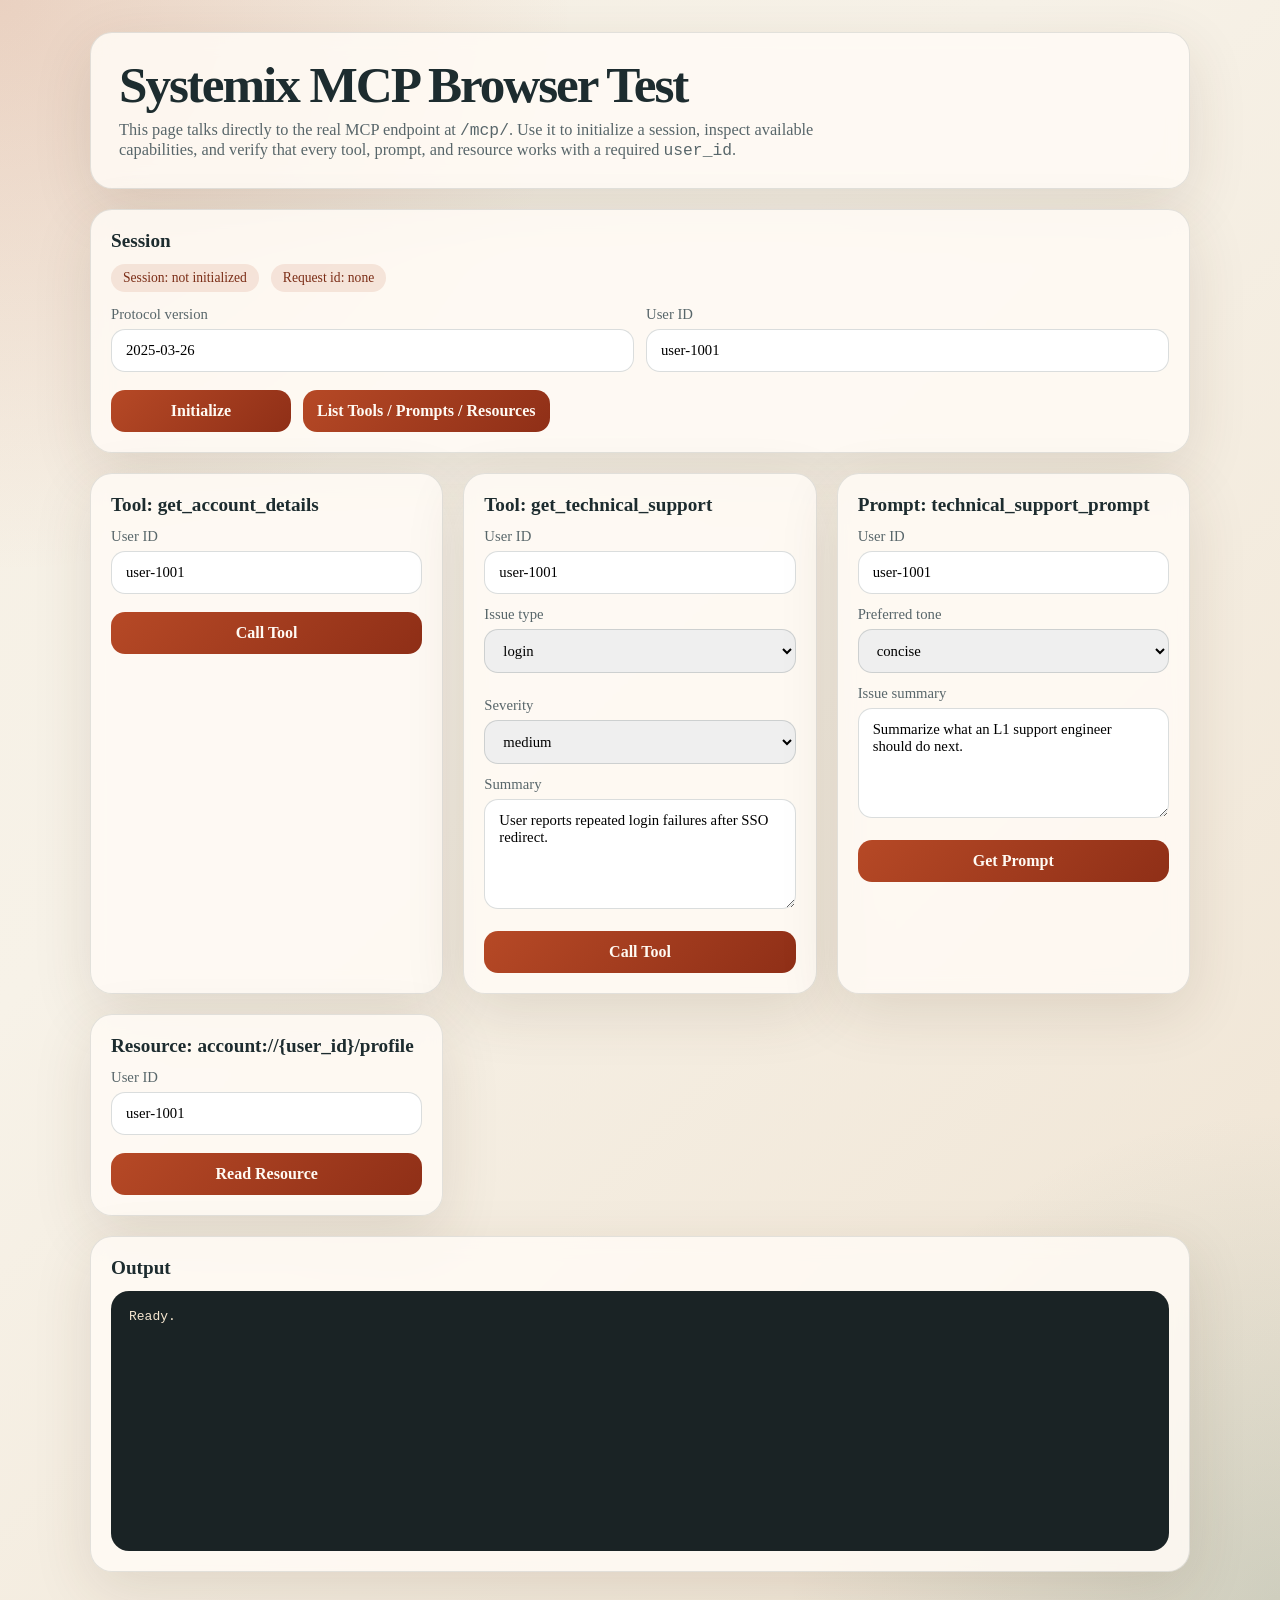
<file: McpServer/src/systemix_mcp_server/browser/index.html>
<!DOCTYPE html>
<html lang="en">
  <head>
    <meta charset="utf-8" />
    <meta name="viewport" content="width=device-width, initial-scale=1" />
    <title>Systemix MCP Browser Test</title>
    <style>
      :root {
        --bg: #f7f2e8;
        --panel: rgba(255, 251, 245, 0.86);
        --ink: #1d2c2f;
        --muted: #58666a;
        --accent: #b64926;
        --accent-soft: #e8b587;
        --line: rgba(29, 44, 47, 0.12);
        --shadow: 0 18px 60px rgba(71, 48, 25, 0.12);
      }

      * {
        box-sizing: border-box;
      }

      body {
        margin: 0;
        min-height: 100vh;
        font-family: Georgia, "Times New Roman", serif;
        color: var(--ink);
        background:
          radial-gradient(circle at top left, rgba(182, 73, 38, 0.18), transparent 28%),
          radial-gradient(circle at bottom right, rgba(59, 110, 98, 0.18), transparent 24%),
          linear-gradient(135deg, #f5efe3 0%, #f7f2e8 35%, #efe3d2 100%);
      }

      .shell {
        width: min(1100px, calc(100vw - 32px));
        margin: 32px auto;
        display: grid;
        gap: 20px;
      }

      .hero,
      .panel {
        border: 1px solid var(--line);
        border-radius: 22px;
        background: var(--panel);
        backdrop-filter: blur(10px);
        box-shadow: var(--shadow);
      }

      .hero {
        padding: 28px;
      }

      .hero h1 {
        margin: 0 0 10px;
        font-size: clamp(2rem, 4vw, 3.4rem);
        line-height: 0.95;
        letter-spacing: -0.04em;
      }

      .hero p {
        margin: 0;
        max-width: 760px;
        color: var(--muted);
        font-size: 1.02rem;
      }

      .grid {
        display: grid;
        gap: 20px;
        grid-template-columns: repeat(auto-fit, minmax(280px, 1fr));
      }

      .panel {
        padding: 20px;
      }

      .panel h2 {
        margin: 0 0 12px;
        font-size: 1.2rem;
      }

      label {
        display: block;
        margin-bottom: 12px;
        font-size: 0.92rem;
        color: var(--muted);
      }

      input,
      select,
      textarea,
      button {
        width: 100%;
        margin-top: 6px;
        border-radius: 14px;
        border: 1px solid rgba(29, 44, 47, 0.16);
        padding: 12px 14px;
        font: inherit;
      }

      textarea {
        min-height: 110px;
        resize: vertical;
      }

      button {
        cursor: pointer;
        color: #fffaf3;
        background: linear-gradient(135deg, #b64926 0%, #8f2f17 100%);
        border: none;
        font-weight: 700;
        transition: transform 140ms ease, box-shadow 140ms ease;
      }

      button:hover {
        transform: translateY(-1px);
        box-shadow: 0 10px 26px rgba(182, 73, 38, 0.22);
      }

      .row {
        display: grid;
        gap: 12px;
        grid-template-columns: repeat(auto-fit, minmax(160px, 1fr));
      }

      .status {
        display: flex;
        gap: 12px;
        align-items: center;
        flex-wrap: wrap;
      }

      .pill {
        display: inline-flex;
        align-items: center;
        padding: 6px 12px;
        border-radius: 999px;
        background: rgba(182, 73, 38, 0.12);
        color: #7b2d16;
        font-size: 0.85rem;
      }

      pre {
        margin: 0;
        white-space: pre-wrap;
        word-break: break-word;
        padding: 18px;
        border-radius: 18px;
        background: #1a2325;
        color: #f4e5cf;
        min-height: 260px;
        overflow: auto;
      }

      .actions {
        display: flex;
        gap: 12px;
        flex-wrap: wrap;
      }

      .actions button {
        width: auto;
        min-width: 180px;
      }

      @media (max-width: 640px) {
        .shell {
          width: min(100vw, calc(100vw - 18px));
          margin: 12px auto 24px;
        }

        .hero,
        .panel {
          border-radius: 18px;
          padding: 16px;
        }
      }
    </style>
  </head>
  <body>
    <main class="shell">
      <section class="hero">
        <h1>Systemix MCP Browser Test</h1>
        <p>
          This page talks directly to the real MCP endpoint at <code>/mcp/</code>.
          Use it to initialize a session, inspect available capabilities, and verify
          that every tool, prompt, and resource works with a required
          <code>user_id</code>.
        </p>
      </section>

      <section class="panel">
        <h2>Session</h2>
        <div class="status">
          <span class="pill" id="session-pill">Session: not initialized</span>
          <span class="pill" id="request-pill">Request id: none</span>
        </div>
        <div class="row" style="margin-top: 14px">
          <label>
            Protocol version
            <input id="protocol-version" value="2025-03-26" />
          </label>
          <label>
            User ID
            <input id="shared-user-id" value="user-1001" />
          </label>
        </div>
        <div class="actions">
          <button id="initialize-btn" type="button">Initialize</button>
          <button id="discover-btn" type="button">List Tools / Prompts / Resources</button>
        </div>
      </section>

      <section class="grid">
        <form class="panel" id="account-tool-form">
          <h2>Tool: get_account_details</h2>
          <label>
            User ID
            <input name="user_id" value="user-1001" />
          </label>
          <button type="submit">Call Tool</button>
        </form>

        <form class="panel" id="support-tool-form">
          <h2>Tool: get_technical_support</h2>
          <label>
            User ID
            <input name="user_id" value="user-1001" />
          </label>
          <div class="row">
            <label>
              Issue type
              <select name="issue_type">
                <option value="login">login</option>
                <option value="integration">integration</option>
                <option value="performance">performance</option>
                <option value="other">other</option>
              </select>
            </label>
            <label>
              Severity
              <select name="severity">
                <option value="low">low</option>
                <option value="medium" selected>medium</option>
                <option value="high">high</option>
                <option value="critical">critical</option>
              </select>
            </label>
          </div>
          <label>
            Summary
            <textarea name="summary">User reports repeated login failures after SSO redirect.</textarea>
          </label>
          <button type="submit">Call Tool</button>
        </form>

        <form class="panel" id="prompt-form">
          <h2>Prompt: technical_support_prompt</h2>
          <label>
            User ID
            <input name="user_id" value="user-1001" />
          </label>
          <div class="row">
            <label>
              Preferred tone
              <select name="preferred_tone">
                <option value="concise" selected>concise</option>
                <option value="friendly">friendly</option>
                <option value="formal">formal</option>
              </select>
            </label>
          </div>
          <label>
            Issue summary
            <textarea name="issue_summary">Summarize what an L1 support engineer should do next.</textarea>
          </label>
          <button type="submit">Get Prompt</button>
        </form>

        <form class="panel" id="resource-form">
          <h2>Resource: account://{user_id}/profile</h2>
          <label>
            User ID
            <input name="user_id" value="user-1001" />
          </label>
          <button type="submit">Read Resource</button>
        </form>
      </section>

      <section class="panel">
        <h2>Output</h2>
        <pre id="output">Ready.</pre>
      </section>
    </main>

    <script>
      const output = document.getElementById("output");
      const sessionPill = document.getElementById("session-pill");
      const requestPill = document.getElementById("request-pill");
      const sharedUserId = document.getElementById("shared-user-id");
      const protocolVersionInput = document.getElementById("protocol-version");

      let sessionId = null;
      let nextId = 1;

      const setOutput = (label, value) => {
        output.textContent = `${label}\n\n${JSON.stringify(value, null, 2)}`;
      };

      const syncUserIds = () => {
        document.querySelectorAll('input[name="user_id"]').forEach((input) => {
          input.value = sharedUserId.value;
        });
      };

      sharedUserId.addEventListener("input", syncUserIds);

      const rpc = async (method, params = undefined, isNotification = false) => {
        const body = isNotification
          ? { jsonrpc: "2.0", method, params }
          : { jsonrpc: "2.0", id: nextId++, method, params };

        const headers = {
          "Content-Type": "application/json",
          "Accept": "application/json, text/event-stream"
        };
        if (sessionId) {
          headers["Mcp-Session-Id"] = sessionId;
        }

        const response = await fetch("/mcp/", {
          method: "POST",
          headers,
          body: JSON.stringify(body)
        });

        const newSessionId = response.headers.get("Mcp-Session-Id");
        const requestId = response.headers.get("x-request-id");
        if (newSessionId) {
          sessionId = newSessionId;
        }
        sessionPill.textContent = `Session: ${sessionId ?? "stateless"}`;
        requestPill.textContent = `Request id: ${requestId ?? "none"}`;

        const payload = response.status === 204 ? null : await response.json();
        if (!response.ok) {
          throw new Error(JSON.stringify(payload, null, 2));
        }
        return payload;
      };

      document.getElementById("initialize-btn").addEventListener("click", async () => {
        try {
          const initializeResult = await rpc("initialize", {
            protocolVersion: protocolVersionInput.value.trim(),
            capabilities: {},
            clientInfo: {
              name: "systemix-browser-test",
              version: "0.1.0"
            }
          });
          await rpc("notifications/initialized", {}, true);
          setOutput("Initialize result", initializeResult);
        } catch (error) {
          setOutput("Initialize failed", { error: String(error) });
        }
      });

      document.getElementById("discover-btn").addEventListener("click", async () => {
        try {
          const [tools, prompts, resources] = await Promise.all([
            rpc("tools/list", {}),
            rpc("prompts/list", {}),
            rpc("resources/list", {})
          ]);
          setOutput("Discovery", { tools, prompts, resources });
        } catch (error) {
          setOutput("Discovery failed", { error: String(error) });
        }
      });

      document.getElementById("account-tool-form").addEventListener("submit", async (event) => {
        event.preventDefault();
        const form = new FormData(event.currentTarget);
        try {
          const result = await rpc("tools/call", {
            name: "get_account_details",
            arguments: {
              user_id: form.get("user_id")
            }
          });
          setOutput("get_account_details", result);
        } catch (error) {
          setOutput("Tool failed", { error: String(error) });
        }
      });

      document.getElementById("support-tool-form").addEventListener("submit", async (event) => {
        event.preventDefault();
        const form = new FormData(event.currentTarget);
        try {
          const result = await rpc("tools/call", {
            name: "get_technical_support",
            arguments: {
              user_id: form.get("user_id"),
              issue_type: form.get("issue_type"),
              summary: form.get("summary"),
              severity: form.get("severity")
            }
          });
          setOutput("get_technical_support", result);
        } catch (error) {
          setOutput("Tool failed", { error: String(error) });
        }
      });

      document.getElementById("prompt-form").addEventListener("submit", async (event) => {
        event.preventDefault();
        const form = new FormData(event.currentTarget);
        try {
          const result = await rpc("prompts/get", {
            name: "technical_support_prompt",
            arguments: {
              user_id: form.get("user_id"),
              issue_summary: form.get("issue_summary"),
              preferred_tone: form.get("preferred_tone")
            }
          });
          setOutput("technical_support_prompt", result);
        } catch (error) {
          setOutput("Prompt failed", { error: String(error) });
        }
      });

      document.getElementById("resource-form").addEventListener("submit", async (event) => {
        event.preventDefault();
        const form = new FormData(event.currentTarget);
        try {
          const result = await rpc("resources/read", {
            uri: `account://${form.get("user_id")}/profile`
          });
          setOutput("account resource", result);
        } catch (error) {
          setOutput("Resource failed", { error: String(error) });
        }
      });

      syncUserIds();
    </script>
  </body>
</html>
</file>
